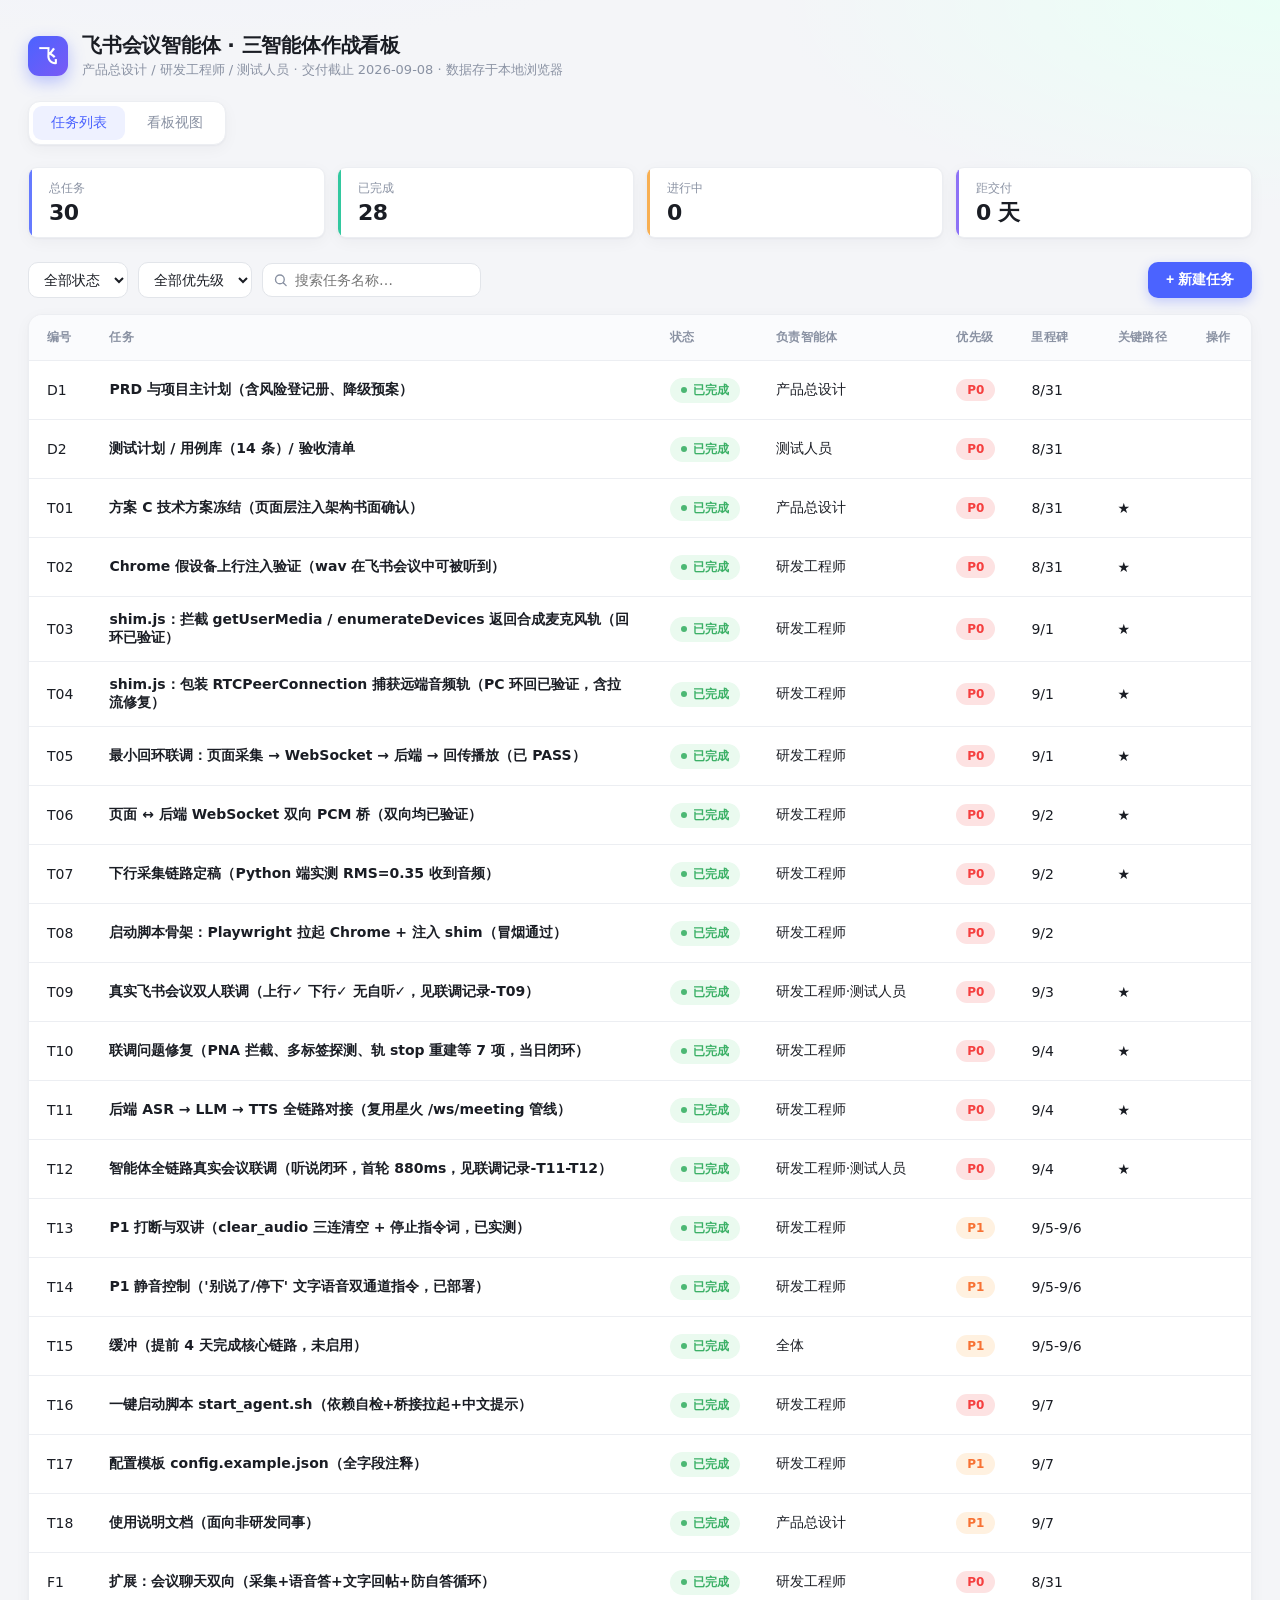
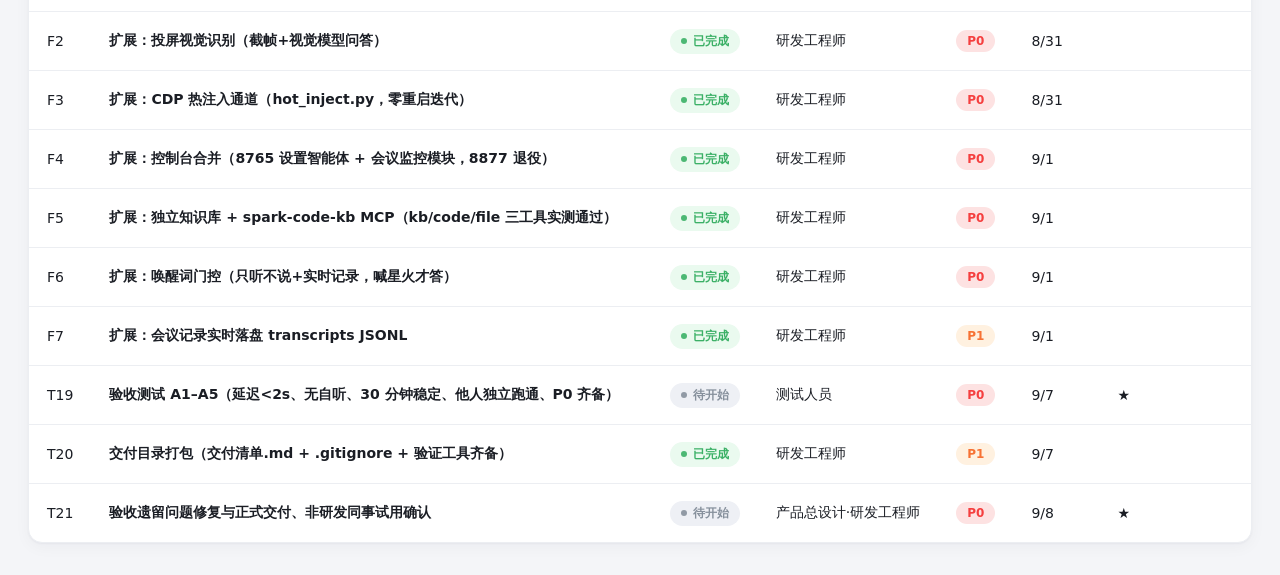
<file: 进度看板.html>
<!-- 飞书会议语音智能体 · 三智能体作战看板 | 交付截止 2026-09-08 -->
<!DOCTYPE html>
<html lang="zh">
<head>
<meta charset="UTF-8" />
<meta name="viewport" content="width=device-width, initial-scale=1.0" />
<title>飞书会议智能体 · 作战看板</title>
<style>
  :root {
    --bg: #f4f5f8;
    --surface: #ffffff;
    --border: #eceef2;
    --border-strong: #e2e5ea;
    --text: #1a1d24;
    --text-soft: #8a92a3;
    --accent: #4b63ff;
    --accent-soft: #eef1ff;
    --danger: #f5455c;
    --danger-soft: #fff0f2;
    --radius: 14px;
    --radius-sm: 9px;
    --shadow: 0 1px 2px rgba(20, 24, 40, .04), 0 4px 16px rgba(20, 24, 40, .04);
    --shadow-lift: 0 6px 24px rgba(20, 24, 40, .10);
    --font: -apple-system, "PingFang SC", "Microsoft YaHei", system-ui, sans-serif;
  }
  * { box-sizing: border-box; margin: 0; padding: 0; }
  body {
    background:
      radial-gradient(1200px 480px at 15% -10%, #eef1ff 0%, transparent 55%),
      radial-gradient(1000px 420px at 100% 0%, #eafff6 0%, transparent 50%),
      var(--bg);
    color: var(--text); font-family: var(--font); font-size: 14px; padding: 32px 28px; min-height: 100vh;
    -webkit-font-smoothing: antialiased;
  }
  .wrap { max-width: 1440px; margin: 0 auto; }

  .page-head { display: flex; align-items: center; gap: 14px; margin-bottom: 22px; }
  .page-head .logo { width: 40px; height: 40px; border-radius: 11px; background: linear-gradient(135deg, var(--accent), #7a5af5); display: grid; place-items: center; color: #fff; font-weight: 700; font-size: 18px; box-shadow: 0 6px 16px rgba(75, 99, 255, .35); }
  .page-head h1 { font-size: 20px; font-weight: 700; letter-spacing: -.01em; }
  .page-head p { color: var(--text-soft); font-size: 13px; margin-top: 2px; }

  .tabs { display: inline-flex; gap: 4px; background: var(--surface); border: 1px solid var(--border); border-radius: 12px; padding: 4px; margin-bottom: 22px; box-shadow: var(--shadow); }
  .tab { padding: 8px 18px; cursor: pointer; color: var(--text-soft); font-weight: 500; border-radius: 9px; transition: all .18s ease; }
  .tab:hover { color: var(--text); }
  .tab.active { color: var(--accent); background: var(--accent-soft); }

  .stats { display: grid; grid-template-columns: repeat(4, 1fr); gap: 12px; margin-bottom: 24px; }
  .stat { position: relative; background: var(--surface); border: 1px solid var(--border); border-radius: var(--radius-sm); padding: 12px 18px 12px 20px; box-shadow: var(--shadow); overflow: hidden; transition: transform .18s ease, box-shadow .18s ease; }
  .stat:hover { transform: translateY(-2px); box-shadow: var(--shadow-lift); }
  .stat::before { content: ""; position: absolute; left: 0; top: 0; bottom: 0; width: 3px; background: var(--accent); opacity: .85; }
  .stat:nth-child(2)::before { background: #0fbf8f; }
  .stat:nth-child(3)::before { background: #f7a234; }
  .stat:nth-child(4)::before { background: #7a5af5; }
  .stat .label { color: var(--text-soft); font-size: 12px; margin-bottom: 4px; }
  .stat .value { font-size: 22px; font-weight: 700; letter-spacing: -.02em; line-height: 1.1; }

  .toolbar { display: flex; align-items: center; gap: 10px; margin-bottom: 16px; }
  .btn { background: var(--accent); color: #fff; border: none; border-radius: 10px; padding: 9px 18px; font-size: 14px; cursor: pointer; font-weight: 600; box-shadow: 0 4px 12px rgba(75, 99, 255, .28); transition: transform .12s ease, box-shadow .18s ease, filter .18s ease; }
  .btn:hover { filter: brightness(1.05); box-shadow: 0 6px 18px rgba(75, 99, 255, .36); }
  .btn:active { transform: translateY(1px); }
  .btn.ghost { background: var(--surface); color: var(--text-soft); border: 1px solid var(--border-strong); box-shadow: none; font-weight: 500; }
  .btn.ghost:hover { color: var(--text); filter: none; }
  .spacer { flex: 1; }
  .search-box { position: relative; }
  .search-box svg { position: absolute; left: 11px; top: 50%; transform: translateY(-50%); color: var(--text-soft); pointer-events: none; }
  .search-box input { padding-left: 32px; }
  input, select { font-family: var(--font); font-size: 14px; border: 1px solid var(--border-strong); border-radius: 10px; padding: 8px 11px; background: var(--surface); color: var(--text); outline: none; transition: border-color .15s ease, box-shadow .15s ease; }
  input:focus, select:focus { border-color: var(--accent); box-shadow: 0 0 0 3px var(--accent-soft); }

  .card { background: var(--surface); border: 1px solid var(--border); border-radius: var(--radius); box-shadow: var(--shadow); overflow: hidden; }
  table { width: 100%; border-collapse: collapse; }
  th, td { text-align: left; padding: 14px 18px; border-bottom: 1px solid var(--border); white-space: nowrap; }
  thead th { background: #fafbfd; color: var(--text-soft); font-weight: 600; font-size: 12px; letter-spacing: .03em; text-transform: uppercase; }
  tbody tr { transition: background .12s ease; }
  tbody tr:last-child td { border-bottom: none; }
  tbody tr:hover { background: var(--accent-soft); }
  td.name { font-weight: 600; cursor: pointer; white-space: normal; min-width: 260px; }
  td.name:hover { color: var(--accent); }
  .badge { display: inline-flex; align-items: center; gap: 6px; padding: 4px 11px; border-radius: 999px; font-size: 12px; font-weight: 600; }
  .badge .dot { width: 6px; height: 6px; border-radius: 50%; background: currentColor; opacity: .9; }
  .col-actions { width: 56px; text-align: center; }
  .icon-btn { display: inline-grid; place-items: center; width: 30px; height: 30px; border-radius: 8px; border: none; background: transparent; color: var(--text-soft); cursor: pointer; opacity: 0; transition: all .15s ease; }
  tbody tr:hover .icon-btn { opacity: 1; }
  .icon-btn:hover { background: var(--danger-soft); color: var(--danger); }

  .board { display: grid; grid-auto-flow: column; grid-auto-columns: minmax(280px, 1fr); gap: 16px; overflow-x: auto; padding-bottom: 8px; }
  .col { background: rgba(255,255,255,.7); border: 1px solid var(--border); border-radius: var(--radius); padding: 14px; backdrop-filter: blur(4px); }
  .col h3 { font-size: 14px; font-weight: 600; margin-bottom: 14px; display: flex; justify-content: space-between; align-items: center; }
  .col h3 .count { color: var(--text-soft); font-weight: 500; background: var(--bg); border-radius: 999px; padding: 1px 9px; font-size: 12px; }
  .col-body { min-height: 40px; display: flex; flex-direction: column; gap: 10px; }
  .ticket { position: relative; border: 1px solid var(--border); border-radius: var(--radius-sm); padding: 13px 14px; cursor: grab; background: var(--surface); box-shadow: var(--shadow); transition: transform .12s ease, box-shadow .18s ease; }
  .ticket:hover { transform: translateY(-2px); box-shadow: var(--shadow-lift); }
  .ticket.dragging { opacity: .4; }
  .ticket .t-name { font-weight: 600; margin-bottom: 10px; padding-right: 22px; }
  .ticket .t-meta { display: flex; gap: 8px; flex-wrap: wrap; align-items: center; color: var(--text-soft); font-size: 12px; }
  .ticket .t-del { position: absolute; top: 8px; right: 8px; }
  .ticket:hover .t-del { opacity: 1; }
  .col.drop-hover { outline: 2px dashed var(--accent); outline-offset: -2px; background: var(--accent-soft); }

  .hidden { display: none; }

  .overlay { position: fixed; inset: 0; background: rgba(20, 24, 40, .34); backdrop-filter: blur(3px); display: flex; align-items: center; justify-content: center; animation: fade .16s ease; }
  @keyframes fade { from { opacity: 0; } }
  .modal { background: var(--surface); border-radius: 18px; padding: 26px; width: 440px; max-width: 90vw; box-shadow: 0 24px 60px rgba(20, 24, 40, .28); animation: pop .18s cubic-bezier(.2,.8,.3,1); }
  @keyframes pop { from { transform: translateY(8px) scale(.98); opacity: 0; } }
  .modal h2 { font-size: 18px; font-weight: 700; margin-bottom: 4px; }
  .modal .sub { color: var(--text-soft); font-size: 13px; margin-bottom: 20px; }
  .field { margin-bottom: 14px; }
  .field label { display: block; color: var(--text-soft); font-size: 13px; margin-bottom: 6px; }
  .field input, .field select { width: 100%; }
  .modal-actions { display: flex; align-items: center; gap: 8px; margin-top: 22px; }
  .btn.danger { background: var(--danger); box-shadow: 0 4px 12px rgba(245, 69, 92, .28); }
  .link-danger { color: var(--danger); cursor: pointer; background: none; border: none; font-size: 14px; font-weight: 500; padding: 8px 10px; border-radius: 8px; }
  .link-danger:hover { background: var(--danger-soft); }
</style>
</head>
<body>
<div class="wrap">
  <div class="page-head">
    <div class="logo">飞</div>
    <div>
      <h1>飞书会议智能体 · 三智能体作战看板</h1>
      <p>产品总设计 / 研发工程师 / 测试人员 · 交付截止 2026-09-08 · 数据存于本地浏览器</p>
    </div>
  </div>

  <div class="tabs">
    <div class="tab active" data-view="table">任务列表</div>
    <div class="tab" data-view="board">看板视图</div>
  </div>

  <div class="stats" id="stats"></div>

  <div class="toolbar">
    <select id="filter-status"><option value="">全部状态</option></select>
    <select id="filter-priority"><option value="">全部优先级</option></select>
    <div class="search-box">
      <svg width="15" height="15" viewBox="0 0 24 24" fill="none" stroke="currentColor" stroke-width="2.2" stroke-linecap="round"><circle cx="11" cy="11" r="7"/><line x1="21" y1="21" x2="16.5" y2="16.5"/></svg>
      <input id="search" placeholder="搜索任务名称…" />
    </div>
    <div class="spacer"></div>
    <button class="btn" id="btn-new">+ 新建任务</button>
  </div>

  <div class="card" id="view-table">
    <table>
      <thead><tr id="thead-row"></tr></thead>
      <tbody id="tbody"></tbody>
    </table>
  </div>

  <div class="board hidden" id="view-board"></div>
</div>

<script>
const CONFIG = {
  storageKey: "xinghuo-feishu-agent-v7",

  statuses: [
    { key: "todo",   label: "待开始", color: "#eef0f5", text: "#86909c" },
    { key: "doing",  label: "进行中", color: "#fff7e6", text: "#f7a234" },
    { key: "verify", label: "联调中", color: "#eef1ff", text: "#4b63ff" },
    { key: "done",   label: "已完成", color: "#eafaef", text: "#3bb066" },
  ],

  priorities: [
    { key: "P0", color: "#fde2e2", text: "#f53f3f" },
    { key: "P1", color: "#fff1e0", text: "#f77234" },
    { key: "P2", color: "#f0eafe", text: "#7a5af5" },
  ],

  columns: [
    { key: "tid",      label: "编号" },
    { key: "name",     label: "任务" },
    { key: "status",   label: "状态",   type: "status" },
    { key: "owner",    label: "负责智能体" },
    { key: "priority", label: "优先级", type: "priority" },
    { key: "line",     label: "里程碑" },
    { key: "path",     label: "关键路径" },
  ],

  seed: [
    { id: 1,  tid: "D1",  name: "PRD 与项目主计划（含风险登记册、降级预案）", status: "done",  owner: "产品总设计", priority: "P0", line: "8/31", path: "" },
    { id: 2,  tid: "D2",  name: "测试计划 / 用例库（14 条）/ 验收清单", status: "done",  owner: "测试人员", priority: "P0", line: "8/31", path: "" },
    { id: 3,  tid: "T01", name: "方案 C 技术方案冻结（页面层注入架构书面确认）", status: "done",  owner: "产品总设计", priority: "P0", line: "8/31", path: "★" },
    { id: 4,  tid: "T02", name: "Chrome 假设备上行注入验证（wav 在飞书会议中可被听到）", status: "done",  owner: "研发工程师", priority: "P0", line: "8/31", path: "★" },
    { id: 5,  tid: "T03", name: "shim.js：拦截 getUserMedia / enumerateDevices 返回合成麦克风轨（回环已验证）", status: "done", owner: "研发工程师", priority: "P0", line: "9/1", path: "★" },
    { id: 6,  tid: "T04", name: "shim.js：包装 RTCPeerConnection 捕获远端音频轨（PC 环回已验证，含拉流修复）", status: "done", owner: "研发工程师", priority: "P0", line: "9/1", path: "★" },
    { id: 7,  tid: "T05", name: "最小回环联调：页面采集 → WebSocket → 后端 → 回传播放（已 PASS）", status: "done",  owner: "研发工程师", priority: "P0", line: "9/1", path: "★" },
    { id: 8,  tid: "T06", name: "页面 ↔ 后端 WebSocket 双向 PCM 桥（双向均已验证）", status: "done", owner: "研发工程师", priority: "P0", line: "9/2", path: "★" },
    { id: 9,  tid: "T07", name: "下行采集链路定稿（Python 端实测 RMS=0.35 收到音频）", status: "done", owner: "研发工程师", priority: "P0", line: "9/2", path: "★" },
    { id: 10, tid: "T08", name: "启动脚本骨架：Playwright 拉起 Chrome + 注入 shim（冒烟通过）", status: "done", owner: "研发工程师", priority: "P0", line: "9/2", path: "" },
    { id: 11, tid: "T09", name: "真实飞书会议双人联调（上行✓ 下行✓ 无自听✓，见联调记录-T09）", status: "done",  owner: "研发工程师·测试人员", priority: "P0", line: "9/3", path: "★" },
    { id: 12, tid: "T10", name: "联调问题修复（PNA 拦截、多标签探测、轨 stop 重建等 7 项，当日闭环）", status: "done",  owner: "研发工程师", priority: "P0", line: "9/4", path: "★" },
    { id: 13, tid: "T11", name: "后端 ASR → LLM → TTS 全链路对接（复用星火 /ws/meeting 管线）", status: "done",  owner: "研发工程师", priority: "P0", line: "9/4", path: "★" },
    { id: 14, tid: "T12", name: "智能体全链路真实会议联调（听说闭环，首轮 880ms，见联调记录-T11-T12）", status: "done",  owner: "研发工程师·测试人员", priority: "P0", line: "9/4", path: "★" },
    { id: 15, tid: "T13", name: "P1 打断与双讲（clear_audio 三连清空 + 停止指令词，已实测）", status: "done",  owner: "研发工程师", priority: "P1", line: "9/5-9/6", path: "" },
    { id: 16, tid: "T14", name: "P1 静音控制（'别说了/停下' 文字语音双通道指令，已部署）", status: "done",  owner: "研发工程师", priority: "P1", line: "9/5-9/6", path: "" },
    { id: 17, tid: "T15", name: "缓冲（提前 4 天完成核心链路，未启用）", status: "done",  owner: "全体", priority: "P1", line: "9/5-9/6", path: "" },
    { id: 18, tid: "T16", name: "一键启动脚本 start_agent.sh（依赖自检+桥接拉起+中文提示）", status: "done",  owner: "研发工程师", priority: "P0", line: "9/7", path: "" },
    { id: 19, tid: "T17", name: "配置模板 config.example.json（全字段注释）", status: "done",  owner: "研发工程师", priority: "P1", line: "9/7", path: "" },
    { id: 20, tid: "T18", name: "使用说明文档（面向非研发同事）", status: "done",  owner: "产品总设计", priority: "P1", line: "9/7", path: "" },
    { id: 24, tid: "F1",  name: "扩展：会议聊天双向（采集+语音答+文字回帖+防自答循环）", status: "done",  owner: "研发工程师", priority: "P0", line: "8/31", path: "" },
    { id: 25, tid: "F2",  name: "扩展：投屏视觉识别（截帧+视觉模型问答）", status: "done",  owner: "研发工程师", priority: "P0", line: "8/31", path: "" },
    { id: 26, tid: "F3",  name: "扩展：CDP 热注入通道（hot_inject.py，零重启迭代）", status: "done",  owner: "研发工程师", priority: "P0", line: "8/31", path: "" },
    { id: 27, tid: "F4",  name: "扩展：控制台合并（8765 设置智能体 + 会议监控模块，8877 退役）", status: "done",  owner: "研发工程师", priority: "P0", line: "9/1", path: "" },
    { id: 28, tid: "F5",  name: "扩展：独立知识库 + spark-code-kb MCP（kb/code/file 三工具实测通过）", status: "done",  owner: "研发工程师", priority: "P0", line: "9/1", path: "" },
    { id: 29, tid: "F6",  name: "扩展：唤醒词门控（只听不说+实时记录，喊星火才答）", status: "done",  owner: "研发工程师", priority: "P0", line: "9/1", path: "" },
    { id: 30, tid: "F7",  name: "扩展：会议记录实时落盘 transcripts JSONL", status: "done",  owner: "研发工程师", priority: "P1", line: "9/1", path: "" },
    { id: 21, tid: "T19", name: "验收测试 A1–A5（延迟<2s、无自听、30 分钟稳定、他人独立跑通、P0 齐备）", status: "todo",  owner: "测试人员", priority: "P0", line: "9/7", path: "★" },
    { id: 22, tid: "T20", name: "交付目录打包（交付清单.md + .gitignore + 验证工具齐备）", status: "done",  owner: "研发工程师", priority: "P1", line: "9/7", path: "" },
    { id: 23, tid: "T21", name: "验收遗留问题修复与正式交付、非研发同事试用确认", status: "todo",  owner: "产品总设计·研发工程师", priority: "P0", line: "9/8", path: "★" },
  ],

  stats: [
    { label: "总任务",   calc: items => items.length },
    { label: "已完成",   calc: items => items.filter(i => i.status === "done").length },
    { label: "进行中",   calc: items => items.filter(i => i.status === "doing" || i.status === "verify").length },
    { label: "距交付",   calc: () => Math.max(0, Math.ceil((new Date("2026-09-08T23:59:59") - Date.now()) / 86400000)) + " 天" },
  ],
};

/* ============ 引擎部分（无需修改） ============ */
const store = {
  load() {
    const raw = localStorage.getItem(CONFIG.storageKey);
    if (raw) { try { return JSON.parse(raw); } catch (e) {} }
    return structuredClone(CONFIG.seed);
  },
  save(items) { localStorage.setItem(CONFIG.storageKey, JSON.stringify(items)); },
};

let items = store.load();
let currentView = "table";

const $ = sel => document.querySelector(sel);
const statusOf = k => CONFIG.statuses.find(s => s.key === k) || { label: k, color: "#eee", text: "#333" };
const prioOf = k => CONFIG.priorities.find(p => p.key === k) || { key: k, color: "#eee", text: "#333" };

function filtered() {
  const s = $("#filter-status").value, p = $("#filter-priority").value, q = $("#search").value.trim().toLowerCase();
  return items.filter(i =>
    (!s || i.status === s) && (!p || i.priority === p) && (!q || (i.name || "").toLowerCase().includes(q))
  );
}

function renderStats() {
  $("#stats").innerHTML = CONFIG.stats.map(s =>
    `<div class="stat"><div class="label">${s.label}</div><div class="value">${s.calc(items)}</div></div>`
  ).join("");
}

function cell(item, col) {
  const v = item[col.key] ?? "";
  if (col.type === "status") { const s = statusOf(v); return `<span class="badge" style="background:${s.color};color:${s.text}"><span class="dot"></span>${s.label}</span>`; }
  if (col.type === "priority") { const p = prioOf(v); return `<span class="badge" style="background:${p.color};color:${p.text}">${p.key}</span>`; }
  return v;
}

const TRASH_SVG = `<svg width="16" height="16" viewBox="0 0 24 24" fill="none" stroke="currentColor" stroke-width="2" stroke-linecap="round" stroke-linejoin="round"><path d="M3 6h18"/><path d="M8 6V4h8v2"/><path d="M6 6l1 14h10l1-14"/><line x1="10" y1="10" x2="10" y2="17"/><line x1="14" y1="10" x2="14" y2="17"/></svg>`;

function renderTable() {
  $("#thead-row").innerHTML = CONFIG.columns.map(c => `<th>${c.label}</th>`).join("") + `<th class="col-actions">操作</th>`;
  $("#tbody").innerHTML = filtered().map(item =>
    `<tr data-id="${item.id}">` +
    CONFIG.columns.map(c => `<td class="${c.key === "name" ? "name" : ""}">${cell(item, c)}</td>`).join("") +
    `<td class="col-actions"><button class="icon-btn js-del" title="删除">${TRASH_SVG}</button></td>` +
    `</tr>`
  ).join("");
  $("#tbody").querySelectorAll("td.name").forEach(td =>
    td.onclick = () => openModal(items.find(i => i.id == td.parentElement.dataset.id)));
  $("#tbody").querySelectorAll(".js-del").forEach(btn =>
    btn.onclick = e => { e.stopPropagation(); confirmDelete(items.find(i => i.id == btn.closest("tr").dataset.id)); });
}

function renderBoard() {
  const data = filtered();
  $("#view-board").innerHTML = CONFIG.statuses.map(s => {
    const list = data.filter(i => i.status === s.key);
    return `<div class="col" data-status="${s.key}">
      <h3>${s.label}<span class="count">${list.length}</span></h3>
      <div class="col-body">${list.map(ticketHTML).join("")}</div>
    </div>`;
  }).join("");
  wireDnD();
}

function ticketHTML(item) {
  const p = prioOf(item.priority);
  return `<div class="ticket" draggable="true" data-id="${item.id}">
    <button class="icon-btn js-del t-del" title="删除">${TRASH_SVG}</button>
    <div class="t-name">${item.tid ? item.tid + " · " : ""}${item.name}</div>
    <div class="t-meta">
      <span class="badge" style="background:${p.color};color:${p.text}">${p.key}</span>
      <span>${item.owner || "暂无"}</span>
      <span>${item.line || ""}</span>
    </div></div>`;
}

function wireDnD() {
  let dragId = null;
  $("#view-board").querySelectorAll(".ticket").forEach(t => {
    t.ondragstart = () => { dragId = t.dataset.id; t.classList.add("dragging"); };
    t.ondragend = () => t.classList.remove("dragging");
    t.onclick = () => openModal(items.find(i => i.id == t.dataset.id));
  });
  $("#view-board").querySelectorAll(".js-del").forEach(btn =>
    btn.onclick = e => { e.stopPropagation(); confirmDelete(items.find(i => i.id == btn.closest(".ticket").dataset.id)); });
  $("#view-board").querySelectorAll(".col").forEach(col => {
    col.ondragover = e => { e.preventDefault(); col.classList.add("drop-hover"); };
    col.ondragleave = () => col.classList.remove("drop-hover");
    col.ondrop = () => {
      col.classList.remove("drop-hover");
      const item = items.find(i => i.id == dragId);
      if (item) { item.status = col.dataset.status; persist(); }
    };
  });
}

function render() {
  renderStats();
  $("#view-table").classList.toggle("hidden", currentView !== "table");
  $("#view-board").classList.toggle("hidden", currentView !== "board");
  currentView === "table" ? renderTable() : renderBoard();
}
function persist() { store.save(items); render(); }

function openModal(item) {
  const editing = !!item;
  const d = item || { id: Date.now(), tid: "", name: "", status: CONFIG.statuses[0].key, owner: "", priority: CONFIG.priorities.at(-1).key, line: "", path: "" };
  const opts = (arr, sel, lab = x => x.label || x.key, val = x => x.key) =>
    arr.map(x => `<option value="${val(x)}" ${val(x) === sel ? "selected" : ""}>${lab(x)}</option>`).join("");
  const overlay = document.createElement("div");
  overlay.className = "overlay";
  overlay.innerHTML = `<div class="modal">
    <h2>${editing ? "编辑任务" : "新建任务"}</h2>
    <div class="sub">${editing ? "修改后点击保存生效" : "填写信息创建一条新任务"}</div>
    <div class="field"><label>任务名称</label><input id="m-name" value="${d.name}" placeholder="输入任务名称" /></div>
    <div class="field"><label>负责智能体</label><input id="m-owner" value="${d.owner}" placeholder="产品总设计 / 研发工程师 / 测试人员" /></div>
    <div class="field"><label>里程碑日期</label><input id="m-line" value="${d.line || ""}" placeholder="如 9/3" /></div>
    <div class="field"><label>状态</label><select id="m-status">${opts(CONFIG.statuses, d.status)}</select></div>
    <div class="field"><label>优先级</label><select id="m-priority">${opts(CONFIG.priorities, d.priority)}</select></div>
    <div class="modal-actions">
      ${editing ? '<button class="link-danger" id="m-del">删除</button>' : ""}
      <div class="spacer"></div>
      <button class="btn ghost" id="m-cancel">取消</button>
      <button class="btn" id="m-save">保存</button>
    </div></div>`;
  document.body.appendChild(overlay);
  const close = () => overlay.remove();
  overlay.onclick = e => { if (e.target === overlay) close(); };
  overlay.querySelector("#m-cancel").onclick = close;
  overlay.querySelector("#m-save").onclick = () => {
    d.name = overlay.querySelector("#m-name").value.trim() || "未命名";
    d.owner = overlay.querySelector("#m-owner").value.trim();
    d.line = overlay.querySelector("#m-line").value.trim();
    d.status = overlay.querySelector("#m-status").value;
    d.priority = overlay.querySelector("#m-priority").value;
    if (!editing) items.unshift(d);
    persist(); close();
  };
  if (editing) overlay.querySelector("#m-del").onclick = () => { close(); confirmDelete(d); };
}

function confirmDelete(item) {
  if (!item) return;
  const overlay = document.createElement("div");
  overlay.className = "overlay";
  overlay.innerHTML = `<div class="modal" style="width:380px">
    <h2>删除任务</h2>
    <div class="sub">确定删除「${item.name}」？此操作不可撤销。</div>
    <div class="modal-actions">
      <div class="spacer"></div>
      <button class="btn ghost" id="c-cancel">取消</button>
      <button class="btn danger" id="c-ok">删除</button>
    </div></div>`;
  document.body.appendChild(overlay);
  const close = () => overlay.remove();
  overlay.onclick = e => { if (e.target === overlay) close(); };
  overlay.querySelector("#c-cancel").onclick = close;
  overlay.querySelector("#c-ok").onclick = () => { items = items.filter(i => i.id !== item.id); persist(); close(); };
}

function initFilters() {
  $("#filter-status").insertAdjacentHTML("beforeend", CONFIG.statuses.map(s => `<option value="${s.key}">${s.label}</option>`).join(""));
  $("#filter-priority").insertAdjacentHTML("beforeend", CONFIG.priorities.map(p => `<option value="${p.key}">${p.key}</option>`).join(""));
}
document.querySelectorAll(".tab").forEach(tab =>
  tab.onclick = () => {
    document.querySelectorAll(".tab").forEach(t => t.classList.remove("active"));
    tab.classList.add("active");
    currentView = tab.dataset.view;
    render();
  });
["#filter-status", "#filter-priority", "#search"].forEach(sel => $(sel).oninput = render);
$("#btn-new").onclick = () => openModal(null);

initFilters();
render();
</script>
</body>
</html>
</file>
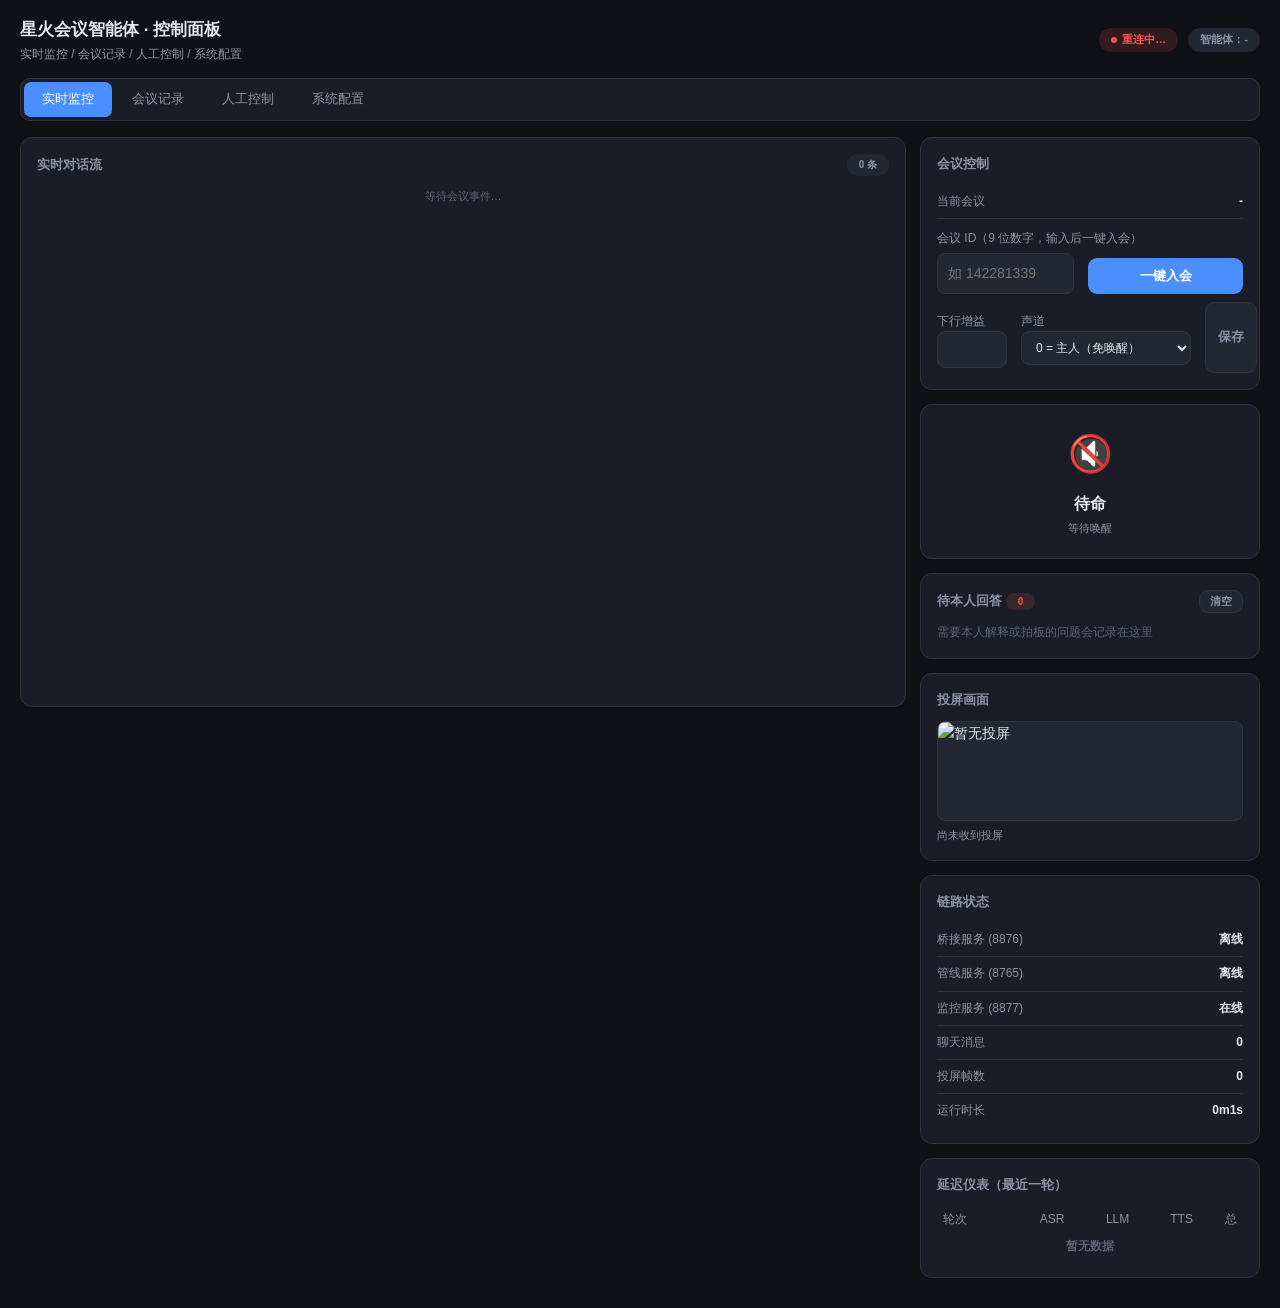
<file: 02-研发实现/monitor.html>
<!DOCTYPE html>
<html lang="zh-CN">
<head>
<meta charset="UTF-8">
<meta name="viewport" content="width=device-width, initial-scale=1">
<title>星火智能体 · 控制面板</title>
<style>
  :root {
    --bg:#0f1117; --surface:#1a1d27; --surface2:#232733; --border:#2e3340;
    --text:#e4e7ef; --soft:#8b92a5; --dim:#5c6275;
    --accent:#4b8fff; --accent2:#6c5dd3; --green:#2dd4a0; --red:#f0564b;
    --orange:#ffa42d; --purple:#9d7aff; --blue:#3ab0ff;
  }
  * { box-sizing:border-box; margin:0; padding:0; }
  body { background:var(--bg); color:var(--text); font:14px/1.6 -apple-system,"PingFang SC","SF Pro SC",sans-serif; }
  .app { max-width:1280px; margin:0 auto; padding:16px 20px; }

  /* ---- header ---- */
  header { display:flex; align-items:center; justify-content:space-between; margin-bottom:14px; }
  header h1 { font-size:17px; font-weight:700; }
  header .sub { font-size:12px; color:var(--soft); margin-top:2px; }
  .header-right { display:flex; gap:10px; align-items:center; }
  .pill { padding:3px 12px; border-radius:999px; font-size:11px; font-weight:600; background:var(--surface2); color:var(--soft); white-space:nowrap; }
  .pill.on { background:rgba(45,212,160,.15); color:var(--green); }
  .pill.speaking { background:rgba(45,212,160,.15); color:var(--green); }
  .pill.thinking { background:rgba(255,164,45,.15); color:var(--orange); }
  .pill.err { background:rgba(240,86,75,.15); color:var(--red); }
  .dot { display:inline-block; width:6px; height:6px; border-radius:50%; margin-right:5px; }
  .dot.green { background:var(--green); } .dot.red { background:var(--red); }
  .dot.gray { background:var(--dim); } .dot.orange { background:var(--orange); }

  /* ---- tabs ---- */
  .tabs { display:flex; gap:2px; background:var(--surface); border:1px solid var(--border); border-radius:10px; padding:3px; margin-bottom:16px; }
  .tab { padding:7px 18px; border-radius:7px; cursor:pointer; color:var(--soft); font-weight:500; font-size:13px; transition:.15s; }
  .tab:hover { color:var(--text); }
  .tab.active { color:#fff; background:var(--accent); }

  /* ---- layout ---- */
  .card { background:var(--surface); border:1px solid var(--border); border-radius:12px; padding:16px; margin-bottom:14px; }
  .card-title { font-size:13px; font-weight:700; color:var(--soft); margin-bottom:10px; display:flex; align-items:center; justify-content:space-between; }
  .grid2 { display:grid; grid-template-columns: 1fr 340px; gap:14px; }
  .grid3 { display:grid; grid-template-columns: 1fr 1fr 1fr; gap:14px; }
  @media(max-width:860px){ .grid2,.grid3{grid-template-columns:1fr;} }

  /* ---- transcript stream ---- */
  #stream { height:56vh; overflow-y:auto; display:flex; flex-direction:column; gap:6px; }
  #stream::-webkit-scrollbar { width:4px; }
  #stream::-webkit-scrollbar-thumb { background:var(--border); border-radius:2px; }
  .msg { padding:8px 12px; border-radius:10px; background:var(--surface2); font-size:13px; }
  .msg .who { font-size:11px; font-weight:700; margin-bottom:2px; opacity:.7; }
  .msg .ts { font-size:10px; color:var(--dim); margin-left:6px; }
  .msg.partial { opacity:.5; font-style:italic; }
  .msg.agent { background:rgba(45,212,160,.1); border-left:2px solid var(--green); }
  .msg.agent .who { color:var(--green); }
  .msg.me { background:rgba(58,176,255,.1); border-left:2px solid var(--blue); }
  .msg.me .who { color:var(--blue); }
  .msg.chat { background:rgba(157,122,255,.1); border-left:2px solid var(--purple); }
  .msg.chat .who { color:var(--purple); }
  .msg.ctrl { background:rgba(255,164,45,.08); border-left:2px solid var(--orange); }
  .msg.ctrl .who { color:var(--orange); }
  .msg.sys { background:transparent; color:var(--dim); text-align:center; font-size:11px; padding:2px; }

  /* ---- screen ---- */
  #screenShot { width:100%; border-radius:8px; border:1px solid var(--border); display:block; background:var(--surface2); min-height:120px; object-fit:contain; }

  /* ---- status ---- */
  .kv { display:flex; justify-content:space-between; align-items:center; padding:7px 0; border-bottom:1px solid var(--border); font-size:12px; }
  .kv:last-child { border-bottom:none; }
  .kv .k { color:var(--soft); }
  .kv .v { font-weight:600; }

  /* ---- agent state big card ---- */
  .agent-card { text-align:center; padding:20px; }
  .agent-icon { font-size:36px; margin-bottom:8px; }
  .agent-state-text { font-size:16px; font-weight:700; }
  .agent-detail { font-size:11px; color:var(--soft); margin-top:4px; }

  /* ---- metrics ---- */
  .metrics { width:100%; font-size:12px; border-collapse:collapse; }
  .metrics th { color:var(--soft); font-weight:500; padding:4px 6px; text-align:right; }
  .metrics td { padding:4px 6px; text-align:right; font-weight:600; }
  .metrics td:first-child, .metrics th:first-child { text-align:left; }

  /* ---- forms ---- */
  label { display:block; font-size:12px; color:var(--soft); margin:10px 0 5px; }
  input[type=text], input[type=password], input[type=number], select, textarea {
    width:100%; border:1px solid var(--border); border-radius:8px; padding:8px 10px;
    font:inherit; background:var(--surface2); color:var(--text); }
  input[type=text]:focus, input[type=password]:focus, textarea:focus, select:focus {
    outline:none; border-color:var(--accent); }
  textarea { min-height:80px; resize:vertical; }
  .row { display:flex; gap:14px; }
  .row > * { flex:1; }
  .check { display:inline-flex; align-items:center; gap:6px; color:var(--text); font-size:12px; cursor:pointer; }
  .check input { width:16px; height:16px; accent-color:var(--accent); }
  .btn {
    background:var(--accent); color:#fff; border:none; border-radius:9px;
    padding:9px 20px; font-weight:600; cursor:pointer; font-size:13px; transition:.15s; }
  .btn:hover { filter:brightness(1.1); }
  .btn.ghost { background:var(--surface2); color:var(--soft); border:1px solid var(--border); }
  .btn.danger { background:var(--red); }
  .btn.warn { background:var(--orange); color:#1a1d27; }
  .btn:disabled { opacity:.4; cursor:not-allowed; }
  .btn-row { display:flex; gap:10px; margin-top:14px; flex-wrap:wrap; }
  .save-msg { font-size:11px; color:var(--green); margin-left:8px; }

  /* ---- control panel ---- */
  .control-group { margin-bottom:18px; }
  .control-group .label { font-size:12px; color:var(--soft); margin-bottom:6px; }
  .big-input { font-size:14px; padding:12px; }
  .control-hint { font-size:11px; color:var(--dim); margin-top:4px; }

  /* ---- records ---- */
  .date-list { display:flex; gap:6px; flex-wrap:wrap; margin-bottom:12px; }
  .date-chip { padding:5px 12px; border-radius:8px; background:var(--surface2); color:var(--soft);
    font-size:12px; cursor:pointer; border:1px solid var(--border); transition:.15s; }
  .date-chip:hover { color:var(--text); }
  .date-chip.active { background:var(--accent); color:#fff; border-color:var(--accent); }
  #recordStream { max-height:56vh; overflow-y:auto; }
  #recordStream::-webkit-scrollbar { width:4px; }
  #recordStream::-webkit-scrollbar-thumb { background:var(--border); border-radius:2px; }
  .empty { text-align:center; color:var(--dim); padding:40px; font-size:13px; }

  /* ---- hidden ---- */
  .hidden { display:none; }
</style>
</head>
<body>
<div class="app">
  <header>
    <div>
      <h1>星火会议智能体 · 控制面板</h1>
      <div class="sub">实时监控 / 会议记录 / 人工控制 / 系统配置</div>
    </div>
    <div class="header-right">
      <span id="conn" class="pill"><span class="dot gray"></span>未连接</span>
      <span id="agentState" class="pill">智能体：-</span>
    </div>
  </header>

  <div class="tabs">
    <div class="tab active" data-v="monitor">实时监控</div>
    <div class="tab" data-v="records">会议记录</div>
    <div class="tab" data-v="control">人工控制</div>
    <div class="tab" data-v="config">系统配置</div>
  </div>

  <!-- ========== Tab 1: 实时监控 ========== -->
  <div id="v-monitor">
    <div class="grid2">
      <div>
        <div class="card">
          <div class="card-title">
            <span>实时对话流</span>
            <span id="msgCount" class="pill" style="font-size:10px">0 条</span>
          </div>
          <div id="stream"><div class="msg sys">等待会议事件…</div></div>
        </div>
      </div>
      <div>
        <div class="card">
          <div class="card-title">会议控制</div>
          <div class="kv"><span class="k">当前会议</span><span class="v"><span id="curMeeting">-</span>
            <span id="meetingState" class="pill" style="font-size:10px;display:none;margin-left:6px"></span></span></div>
          <label style="margin-top:10px">会议 ID（9 位数字，输入后一键入会）</label>
          <div class="row" style="align-items:flex-end">
            <input type="text" id="joinMeetingId" placeholder="如 142281339" style="flex:1">
            <button class="btn" id="btnJoin" style="margin-top:0;white-space:nowrap">一键入会</button>
          </div>
          <div id="joinMsg" class="save-msg"></div>
          <div class="row" style="margin-top:8px">
            <label>下行增益<input type="text" id="cfgGain" style="width:70px"></label>
            <label>声道<select id="cfgChannel" style="width:170px">
              <option value="0">0 = 主人（免唤醒）</option>
              <option value="1">1 = 会议（点名仲裁）</option>
            </select></label>
            <button class="btn ghost" id="saveBridge" style="margin-top:0;white-space:nowrap;padding:8px 12px">保存</button>
          </div>
          <div id="saveBridgeMsg" class="save-msg"></div>
        </div>
        <div class="card agent-card">
          <div class="agent-icon" id="agentIcon">🔇</div>
          <div class="agent-state-text" id="agentStateText">待命</div>
          <div class="agent-detail" id="agentDetail">等待唤醒</div>
        </div>
        <div class="card">
          <div class="card-title">
            <span>待本人回答 <span id="pendingCount" class="pill" style="font-size:10px;background:rgba(240,86,75,.15);color:var(--red)">0</span></span>
            <button class="btn ghost" id="clearPending" style="padding:3px 10px;font-size:11px">清空</button>
          </div>
          <div id="pendingList" style="font-size:12px;max-height:150px;overflow-y:auto">
            <div style="color:var(--dim)">需要本人解释或拍板的问题会记录在这里</div>
          </div>
        </div>
        <div class="card">
          <div class="card-title">投屏画面</div>
          <img id="screenShot" alt="暂无投屏" style="background:var(--surface2);min-height:100px">
          <div id="screenMeta" style="font-size:11px;color:var(--soft);margin-top:6px">尚未收到投屏</div>
        </div>
        <div class="card">
          <div class="card-title">链路状态</div>
          <div class="kv"><span class="k">桥接服务 (8876)</span><span class="v" id="stBridge">-</span></div>
          <div class="kv"><span class="k">管线服务 (8765)</span><span class="v" id="stPipeline">-</span></div>
          <div class="kv"><span class="k">监控服务 (8877)</span><span class="v" id="stMonitor">在线</span></div>
          <div class="kv"><span class="k">聊天消息</span><span class="v" id="stChat">0</span></div>
          <div class="kv"><span class="k">投屏帧数</span><span class="v" id="stScreen">0</span></div>
          <div class="kv"><span class="k">运行时长</span><span class="v" id="stUptime">-</span></div>
        </div>
        <div class="card">
          <div class="card-title">延迟仪表（最近一轮）</div>
          <table class="metrics">
            <thead><tr><th>轮次</th><th>ASR</th><th>LLM</th><th>TTS</th><th>总</th></tr></thead>
            <tbody id="metricsBody"><tr><td colspan="5" style="text-align:center;color:var(--dim)">暂无数据</td></tr></tbody>
          </table>
        </div>
      </div>
    </div>
  </div>

  <!-- ========== Tab 2: 会议记录（按会议隔离，默认当前会议） ========== -->
  <div id="v-records" class="hidden">
    <div class="grid2">
      <div class="card" style="max-width:340px">
        <div class="card-title">
          <span>会议列表</span>
          <button class="btn ghost" id="refreshRecords" style="padding:5px 14px;font-size:12px">刷新</button>
        </div>
        <div id="meetingList" style="max-height:56vh;overflow-y:auto"></div>
      </div>
      <div class="card">
        <div class="card-title"><span id="recordTitle">会议内容</span></div>
        <div id="recordStream">
          <div class="empty">选择左侧会议查看记录（默认展示当前会议）</div>
        </div>
      </div>
    </div>
  </div>

  <!-- ========== Tab 3: 人工控制 ========== -->
  <div id="v-control" class="hidden">
    <div class="grid2">
      <div>
        <div class="card">
          <div class="card-title">让智能体说话</div>
          <div class="control-group">
            <div class="label">输入要让智能体在会议中说的文本</div>
            <textarea id="injectText" class="big-input" placeholder="例如：大家好，我是星火智能体，有什么可以帮你们的吗？"></textarea>
            <div class="control-hint">文本将作为智能体的直接回复在会议中语音播出，同时文字会代发到聊天框。</div>
          </div>
          <div class="btn-row">
            <button class="btn" id="btnInject">让星火说</button>
            <button class="btn warn" id="btnForce">举手接话</button>
          </div>
          <div id="injectMsg" class="save-msg"></div>
        </div>
        <div class="card">
          <div class="card-title">紧急控制</div>
          <div class="control-group">
            <div class="label">紧急停止（立即打断智能体当前发言）</div>
            <div class="control-hint">清空所有上行 TTS 音频队列，智能体立即闭嘴。适用于说错话、回答方向不对等场景。</div>
          </div>
          <div class="btn-row">
            <button class="btn danger" id="btnStop">紧急停止</button>
          </div>
          <div id="stopMsg" class="save-msg"></div>
        </div>
      </div>
      <div>
        <div class="card">
          <div class="card-title">当前智能体状态</div>
          <div class="agent-card" style="padding:16px">
            <div class="agent-icon" id="ctrlAgentIcon">🔇</div>
            <div class="agent-state-text" id="ctrlAgentState">待命</div>
            <div class="agent-detail" id="ctrlAgentDetail">等待唤醒</div>
          </div>
          <div class="kv"><span class="k">当前状态</span><span class="v" id="ctrlState">-</span></div>
          <div class="kv"><span class="k">触发原因</span><span class="v" id="ctrlReason">-</span></div>
          <div class="kv"><span class="k">消息总数</span><span class="v" id="ctrlMsgCount">0</span></div>
        </div>
        <div class="card">
          <div class="card-title">触发规则</div>
          <div style="font-size:12px;color:var(--soft);line-height:2" id="triggerRules">
            <div>• 点名唤醒：说出唤醒词</div>
            <div>• 明确移交：如「你来说一下」</div>
            <div>• 被直接提问且无人接话（2秒后接话）</div>
            <div>• 控制台手动触发（本页面）</div>
          </div>
        </div>
      </div>
    </div>
  </div>

  <!-- ========== Tab 4: 系统配置 ========== -->
  <div id="v-config" class="hidden">
    <div class="grid2">
      <div>
        <div class="card">
          <div class="card-title">分身人格与行为限制（保存后数秒内生效）</div>
          <label>人格与限制（定义智能体是谁、能说什么、不能说什么）</label>
          <textarea id="cfgSystemPrompt" style="min-height:180px" placeholder="你是用户的会议分身，代替用户参加飞书会议…"></textarea>
          <label>唤醒词（逗号分隔）</label>
          <input type="text" id="cfgWakeNames" placeholder="星火，小王，王工…">
          <div class="row" style="margin-top:10px">
            <label class="check"><input type="checkbox" id="cfgWakeRequired"> 必须喊唤醒词才回答</label>
            <label class="check"><input type="checkbox" id="cfgAnswerQ"> 直接提问无人接话时也回答</label>
          </div>
          <div class="row" style="margin-top:6px">
            <label class="check"><input type="checkbox" id="cfgPartialASR"> 边说边转（实时草稿）</label>
            <label class="check"><input type="checkbox" id="cfgToolFiller"> 调用工具前先垫一句</label>
          </div>
          <div class="row">
            <label>停顿判句 ms<input type="number" id="cfgSilenceMs" placeholder="700"></label>
            <label>最小端点 ms<input type="number" id="cfgEndpointMs" placeholder="250"></label>
          </div>
          <label>补充人设（persona，可选，附加在人格之后）</label>
          <textarea id="cfgPersona" placeholder="（可选）额外的身份补充…"></textarea>
          <div class="btn-row">
            <button class="btn" id="savePipeline">保存人格与行为配置</button>
            <span id="savePipelineMsg" class="save-msg"></span>
          </div>
        </div>
        <div class="card">
          <div class="card-title">LLM 大模型配置</div>
          <label>LLM 提供方</label>
          <select id="cfgLLMProvider">
            <option value="volcano">火山引擎 Ark（默认，国内直连）</option>
            <option value="custom">自建/本地端点</option>
          </select>
          <div class="row">
            <label>火山 LLM 模型<input id="cfgVolcanoModel" placeholder="doubao-seed-2-1-pro-260628"></label>
            <label>深度思考
              <select id="cfgThinking"><option value="disabled">关闭（默认，低延迟）</option><option value="auto">自动</option><option value="enabled">开启</option></select>
            </label>
          </div>
          <label>火山引擎 API Key<input type="password" id="cfgVolcanoKey" placeholder="留空保持不变"></label>
          <div class="row">
            <label>自建 Base URL<input id="cfgLLMBaseURL" placeholder="http://127.0.0.1:11434/v1"></label>
            <label>自建模型名<input id="cfgLLMModel" placeholder="qwen2.5:7b"></label>
          </div>
          <div class="btn-row">
            <button class="btn" id="saveLLM">保存 LLM 配置</button>
            <span id="saveLLMMsg" class="save-msg"></span>
          </div>
        </div>
      </div>
      <div>
        <div class="card">
          <div class="card-title">语音识别与合成</div>
          <label>ASR 引擎</label>
          <select id="cfgASREngine">
            <option value="volcano">豆包语音识别（在线，推荐）</option>
            <option value="apple">Apple 本地识别（离线）</option>
          </select>
          <label>Apple 本地识别语言<input id="cfgAppleLocale" placeholder="zh-CN"></label>
          <hr style="border-color:var(--border);margin:12px 0">
          <label>TTS 引擎</label>
          <select id="cfgTTSEngine">
            <option value="volcano">火山豆包语音（在线，推荐）</option>
            <option value="say">macOS say（离线）</option>
          </select>
          <div class="row">
            <label>火山语音 Key<input type="password" id="cfgTTSKey" placeholder="留空保持不变"></label>
            <label>火山音色 ID<input id="cfgTTSSpeaker" placeholder="zh_male_wennuanahu_uranus_bigtts"></label>
          </div>
          <label>macOS say 音色<input id="cfgTTSVoice" placeholder="Tingting"></label>
          <div class="btn-row">
            <button class="btn" id="saveVoice">保存语音配置</button>
            <span id="saveVoiceMsg" class="save-msg"></span>
          </div>
        </div>
        <div class="card">
          <div class="card-title">知识库</div>
          <div class="kv"><span class="k">当前状态</span><span class="v" id="kbStats">加载中…</span></div>
          <label style="margin-top:10px">批量导入（可多选 .md / .markdown / .txt 文件）</label>
          <input type="file" id="kbFiles" multiple accept=".md,.markdown,.txt" style="font-size:12px">
          <div class="btn-row">
            <button class="btn" id="btnKbUpload">导入并重建索引</button>
            <span id="kbUploadMsg" class="save-msg"></span>
          </div>
          <div style="font-size:11px;color:var(--soft);margin-top:12px;line-height:1.8">
            <b style="color:var(--text)">知识库文件格式说明</b><br>
            · 支持 <b>.md / .markdown / .txt</b> 纯文本文件，UTF-8 编码<br>
            · 一个文件一个主题，文件名即主题名（如「退换货规则.md」）<br>
            · 文件内用 <b># 标题</b> 分节效果最好：每个标题下的内容会被切成独立知识块<br>
            · 内容写大白话事实即可：规则、流程、FAQ、产品说明、历史纪要<br>
            · 导入后智能体回答时自动引用，无需重启<br>
            · 单个文件建议不超过 200KB；一次最多导入 50 个文件
          </div>
        </div>
      </div>
    </div>
  </div>
</div>

<script>
const $ = s => document.querySelector(s);
const BRIDGE_WS = "ws://127.0.0.1:8876/monitor";
const PIPELINE_API = "http://127.0.0.1:8765/api";
const MONITOR_API = "http://127.0.0.1:8877";

const stream = $("#stream");
let firstEvent = true;
let msgCount = 0;
let chatCount = 0;
let screenCount = 0;
let ws = null;

const AGENT_ICONS = {
  listening: "👂", speaking: "🗣️", thinking: "🧠",
  idle: "🔇", error: "⚠️"
};

// ---- 消息渲染 ----
function addMsg(cls, who, text, partial, ts) {
  if (firstEvent) { stream.innerHTML = ""; firstEvent = false; }
  const d = document.createElement("div");
  d.className = "msg " + cls + (partial ? " partial" : "");
  const time = ts ? new Date(ts).toLocaleTimeString("zh-CN", {hour12:false}) : "";
  d.innerHTML = `<div class="who"></div><div class="what"></div>`;
  d.querySelector(".who").textContent = who + (time ? `  ${time}` : "");
  d.querySelector(".what").textContent = text;
  stream.appendChild(d);
  stream.scrollTop = stream.scrollHeight;
  msgCount++;
  $("#msgCount").textContent = msgCount + " 条";
  $("#ctrlMsgCount").textContent = msgCount;
}

function sysMsg(text) { addMsg("sys", "", text, false); }

// ---- 换会自动清空：进入新会议后，上一场留在页面上的实时记录全部重置 ----
let currentMeetingId = "";
function clearLiveView(note) {
  stream.innerHTML = "";
  firstEvent = true;              // 下一条实时消息到达时替换提示语
  msgCount = 0; chatCount = 0; screenCount = 0;
  $("#msgCount").textContent = "0 条";
  $("#ctrlMsgCount").textContent = 0;
  $("#stChat").textContent = 0;
  $("#stScreen").textContent = 0;
  $("#metricsBody").innerHTML = '<tr><td colspan="5" style="text-align:center;color:var(--dim)">暂无数据</td></tr>';
  $("#screenShot").removeAttribute("src");
  $("#screenMeta").textContent = "尚未收到投屏";
  $("#pendingCount").textContent = 0;
  $("#pendingList").innerHTML = '<div style="color:var(--dim)">需要本人解释或拍板的问题会记录在这里</div>';
  if (note) {
    const d = document.createElement("div");
    d.className = "msg sys";
    d.textContent = note;
    stream.appendChild(d);
  }
}

function speakerClass(sp) {
  if (sp === "agent") return "agent";
  if (sp === "我" || sp === "控制台") return "me";
  if ((sp || "").includes("聊天")) return "chat";
  return "";
}

function updateAgentState(state, reason) {
  const icon = AGENT_ICONS[state] || "🔇";
  const text = {listening:"监听中", speaking:"正在说话", thinking:"思考中…", idle:"待命", error:"错误"}[state] || state;
  const detail = reason || {listening:"等待唤醒词", speaking:"语音播出中", thinking:"正在生成回复", idle:"等待唤醒", error:"发生错误"}[state] || "";

  $("#agentIcon").textContent = icon;
  $("#agentStateText").textContent = text;
  $("#agentDetail").textContent = detail;
  $("#ctrlAgentIcon").textContent = icon;
  $("#ctrlAgentState").textContent = text;
  $("#ctrlAgentDetail").textContent = detail;
  $("#ctrlState").textContent = text;
  $("#ctrlReason").textContent = reason || "-";

  const pill = $("#agentState");
  pill.textContent = "智能体：" + text;
  pill.className = "pill " + (state === "speaking" ? "speaking" : state === "thinking" ? "thinking" : state === "error" ? "err" : "");
}

// ---- WebSocket 连接 ----
function connect() {
  ws = new WebSocket(BRIDGE_WS);
  ws.onopen = () => {
    $("#conn").innerHTML = '<span class="dot green"></span>已连接';
    $("#conn").className = "pill on";
    $("#stBridge").textContent = "在线";
  };
  ws.onclose = () => {
    $("#conn").innerHTML = '<span class="dot red"></span>重连中…';
    $("#conn").className = "pill err";
    $("#stBridge").textContent = "离线";
    setTimeout(connect, 3000);
  };
  ws.onmessage = (e) => {
    let ev; try { ev = JSON.parse(e.data); } catch { return; }
    const t = ev.type || "";
    if (t === "transcript.final" || t === "transcript.partial") {
      addMsg(speakerClass(ev.speaker), ev.speaker || "?", ev.text || "", t === "transcript.partial", ev.ts);
      if (t === "transcript.final" && (ev.speaker||"").includes("聊天")) {
        chatCount++;
        $("#stChat").textContent = chatCount;
      }
    } else if (t === "agent.state") {
      updateAgentState(ev.state || "idle", ev.reason);
    } else if (t === "clear_audio") {
      sysMsg("—— 智能体被打断 ——");
    } else if (t === "screen.frame" && ev.image_b64) {
      $("#screenShot").src = "data:image/jpeg;base64," + ev.image_b64;
      $("#screenMeta").textContent = "更新于 " + new Date().toLocaleTimeString("zh-CN",{hour12:false});
      screenCount++;
      $("#stScreen").textContent = screenCount;
    } else if (t === "session.error") {
      sysMsg("⚠ " + (ev.error || ""));
      updateAgentState("error", ev.error);
    } else if (t === "session.state") {
      if (ev.triggers) {
        const rules = ev.triggers.map(t => `<div>• ${t}</div>`).join("");
        $("#triggerRules").innerHTML = rules;
      }
    } else if (t === "metrics.turn") {
      const m = ev;
      const row = `<tr><td>${m.engine||"pipeline"}</td><td>${(m.asr_ms||0).toFixed(0)}ms</td><td>${(m.llm_ms||0).toFixed(0)}ms</td><td>${(m.tts_ms||0).toFixed(0)}ms</td><td style="color:var(--accent)">${(m.total_ms||0).toFixed(0)}ms</td></tr>`;
      $("#metricsBody").innerHTML = row;
    }
  };
}
connect();

// ---- 运行时长 ----
const startTime = Date.now();
setInterval(() => {
  const s = Math.floor((Date.now() - startTime) / 1000);
  const m = Math.floor(s / 60);
  const h = Math.floor(m / 60);
  $("#stUptime").textContent = h > 0 ? `${h}h${m%60}m` : `${m}m${s%60}s`;
}, 1000);

// ---- 管线配置加载 ----
async function loadPipelineCfg() {
  try {
    const d = await (await fetch(`${PIPELINE_API}/config`)).json();
    $("#cfgWakeNames").value = (d.meeting_wake_names || []).join("，");
    $("#cfgWakeRequired").checked = !!d.meeting_wake_required;
    $("#cfgAnswerQ").checked = !!d.meeting_answer_questions;
    $("#cfgPartialASR").checked = !!d.meeting_partial_asr;
    $("#cfgToolFiller").checked = !!d.meeting_tool_filler;
    $("#cfgSilenceMs").value = d.meeting_silence_ms || 700;
    $("#cfgEndpointMs").value = d.meeting_min_endpoint_ms || 250;
    $("#cfgSystemPrompt").value = d.local_voice_system_prompt || "";
    $("#cfgPersona").value = d.persona || "";
    $("#cfgLLMProvider").value = d.llm_provider || "volcano";
    $("#cfgVolcanoModel").value = d.volcano_llm_model || "";
    $("#cfgThinking").value = d.volcano_thinking || "disabled";
    $("#cfgLLMBaseURL").value = d.llm_base_url || "";
    $("#cfgLLMModel").value = d.llm_model || "";
    $("#cfgASREngine").value = d.asr_engine || "volcano";
    $("#cfgAppleLocale").value = d.apple_asr_locale || "zh-CN";
    $("#cfgTTSEngine").value = d.tts_engine || "volcano";
    $("#cfgTTSSpeaker").value = d.volcano_tts_speaker || "";
    $("#cfgTTSVoice").value = d.tts_voice || "Tingting";
    $("#cfgKbDir").value = d.kb_dir || "docs/kb";
    $("#stPipeline").textContent = "在线";
  } catch {
    $("#stPipeline").textContent = "离线";
  }
}

// ---- 保存配置 ----
async function postConfig(body) {
  await fetch(`${PIPELINE_API}/config`, {
    method: "POST", headers: {"Content-Type":"application/json"},
    body: JSON.stringify(body)
  });
}

$("#savePipeline").onclick = async () => {
  await postConfig({
    local_voice_system_prompt: $("#cfgSystemPrompt").value,
    meeting_wake_names: $("#cfgWakeNames").value.split(/[,，]/).map(s=>s.trim()).filter(Boolean),
    meeting_wake_required: $("#cfgWakeRequired").checked,
    meeting_answer_questions: $("#cfgAnswerQ").checked,
    meeting_partial_asr: $("#cfgPartialASR").checked,
    meeting_tool_filler: $("#cfgToolFiller").checked,
    meeting_silence_ms: parseInt($("#cfgSilenceMs").value) || 700,
    meeting_min_endpoint_ms: parseInt($("#cfgEndpointMs").value) || 250,
    persona: $("#cfgPersona").value,
  });
  $("#savePipelineMsg").textContent = "已保存（数秒后生效）";
  setTimeout(() => $("#savePipelineMsg").textContent = "", 3000);
};

$("#saveLLM").onclick = async () => {
  const body = {
    llm_provider: $("#cfgLLMProvider").value,
    volcano_llm_model: $("#cfgVolcanoModel").value,
    volcano_thinking: $("#cfgThinking").value,
    llm_base_url: $("#cfgLLMBaseURL").value,
    llm_model: $("#cfgLLMModel").value,
  };
  const key = $("#cfgVolcanoKey").value.trim();
  if (key) body.volcano_api_key = key;
  await postConfig(body);
  $("#saveLLMMsg").textContent = "已保存";
  setTimeout(() => $("#saveLLMMsg").textContent = "", 3000);
};

$("#saveVoice").onclick = async () => {
  const body = {
    asr_engine: $("#cfgASREngine").value,
    apple_asr_locale: $("#cfgAppleLocale").value,
    tts_engine: $("#cfgTTSEngine").value,
    volcano_tts_speaker: $("#cfgTTSSpeaker").value,
    tts_voice: $("#cfgTTSVoice").value,
  };
  const key = $("#cfgTTSKey").value.trim();
  if (key) body.volcano_tts_api_key = key;
  await postConfig(body);
  $("#saveVoiceMsg").textContent = "已保存";
  setTimeout(() => $("#saveVoiceMsg").textContent = "", 3000);
};

// ---- 会议控制（一键入会 + 桥接参数） ----
async function loadBridgeCfg() {
  try {
    const d = await (await fetch(`${MONITOR_API}/agent_config`)).json();
    $("#curMeeting").textContent = d.meeting_id || "未入会";
    if (d.meeting_id && !currentMeetingId) currentMeetingId = d.meeting_id;
    $("#joinMeetingId").value = d.meeting_id || "";
    $("#cfgGain").value = d.downlink_gain ?? "";
    $("#cfgChannel").value = d.pipeline_channel ?? 1;
  } catch {}
}
$("#saveBridge").onclick = async () => {
  const cur = await (await fetch(`${MONITOR_API}/agent_config`)).json().catch(()=>({}));
  Object.assign(cur, {
    downlink_gain: parseFloat($("#cfgGain").value) || 2.0,
    pipeline_channel: parseInt($("#cfgChannel").value) || 1,
  });
  await fetch(`${MONITOR_API}/agent_config`, {
    method: "PUT", headers: {"Content-Type":"application/json"},
    body: JSON.stringify(cur, null, 2)
  });
  $("#saveBridgeMsg").textContent = "已保存";
  setTimeout(() => $("#saveBridgeMsg").textContent = "", 3000);
};
$("#btnJoin").onclick = async () => {
  const id = $("#joinMeetingId").value.replace(/\D/g, "");
  if (id.length < 8) { $("#joinMsg").textContent = "请输入 9 位会议号"; return; }
  $("#btnJoin").disabled = true;
  $("#joinMsg").textContent = "正在自动入会（跳转或启动浏览器，最多约 15 秒）…";
  try {
    const d = await (await fetch(`${MONITOR_API}/api/join_meeting`, {
      method: "POST", headers: {"Content-Type":"application/json"},
      body: JSON.stringify({meeting_id: id})
    })).json();
    if (d.ok) {
      $("#joinMsg").textContent = d.hint || ("已入会流程启动，正在进入会议 " + id);
      $("#curMeeting").textContent = id;
      if (id !== currentMeetingId) {
        currentMeetingId = id;
        clearLiveView("已进入新会议 " + id + "，上一场的实时记录已自动清空");
      }
    } else {
      $("#joinMsg").textContent = d.error || "入会失败";
    }
  } catch { $("#joinMsg").textContent = "监控服务不可达"; }
  $("#btnJoin").disabled = false;
  setTimeout(() => $("#joinMsg").textContent = "", 12000);
};

// ---- 人工控制 ----
function sendControl(msg) {
  if (ws && ws.readyState === WebSocket.OPEN) {
    ws.send(JSON.stringify(msg));
    return true;
  }
  return false;
}

$("#btnInject").onclick = () => {
  const text = $("#injectText").value.trim();
  if (!text) { $("#injectMsg").textContent = "请输入文本"; return; }
  if (sendControl({type: "inject.say", text})) {
    $("#injectMsg").textContent = "已发送（智能体即将说话）";
    $("#injectText").value = "";
    addMsg("ctrl", "控制台", text, false, Date.now());
  } else {
    $("#injectMsg").textContent = "桥接未连接，无法发送";
  }
  setTimeout(() => $("#injectMsg").textContent = "", 3000);
};

$("#btnForce").onclick = () => {
  if (sendControl({type: "agent.force"})) {
    $("#injectMsg").textContent = "已举手（下一位说完后智能体接话）";
  } else {
    $("#injectMsg").textContent = "桥接未连接";
  }
  setTimeout(() => $("#injectMsg").textContent = "", 3000);
};

$("#btnStop").onclick = () => {
  if (sendControl({type: "agent.stop"})) {
    $("#stopMsg").textContent = "已发送紧急停止指令";
    sysMsg("—— 紧急停止 ——");
  } else {
    $("#stopMsg").textContent = "桥接未连接";
  }
  setTimeout(() => $("#stopMsg").textContent = "", 3000);
};

// ---- 会议记录（按会议隔离，默认当前会议） ----
async function loadMeetingList() {
  try {
    const d = await (await fetch(`${MONITOR_API}/api/transcript_meetings`)).json();
    const list = $("#meetingList");
    const items = d.meetings || [];
    if (!items.length) { list.innerHTML = '<div class="empty">暂无会议记录</div>'; return; }
    list.innerHTML = items.map(m => `
      <div class="date-chip ${m.current ? "active" : ""}" data-mid="${m.meeting_id}" style="display:block;margin-bottom:6px;padding:8px 12px">
        <div style="font-weight:600">${m.meeting_id || "?"} ${m.current ? '<span style="color:var(--green);font-size:11px">（当前）</span>' : ""}</div>
        <div style="font-size:11px;opacity:.6">${m.date} · ${m.lines} 条 · ${(m.first||"").slice(11,16)}~${(m.last||"").slice(11,16)}</div>
      </div>`).join("");
    list.querySelectorAll(".date-chip").forEach(chip => {
      chip.onclick = () => {
        list.querySelectorAll(".date-chip").forEach(c => c.classList.remove("active"));
        chip.classList.add("active");
        loadMeetingRecords(chip.dataset.mid);
      };
    });
    // 默认展示当前会议（没有则第一场）
    const cur = list.querySelector(".date-chip.active") || list.querySelector(".date-chip");
    if (cur) cur.click();
  } catch {
    $("#meetingList").innerHTML = '<div class="empty" style="color:var(--red)">加载失败</div>';
  }
}

async function loadMeetingRecords(meetingId) {
  $("#recordTitle").textContent = "会议 " + meetingId + " 的内容";
  try {
    const records = await (await fetch(`${MONITOR_API}/api/transcripts?meeting=${meetingId}`)).json();
    const el = $("#recordStream");
    if (!records.length) { el.innerHTML = '<div class="empty">该会议暂无记录</div>'; return; }
    el.innerHTML = records.map(r => {
      const cls = speakerClass(r.speaker);
      const time = r.ts ? new Date(r.ts).toLocaleTimeString("zh-CN",{hour12:false}) : "";
      return `<div class="msg ${cls}"><div class="who">${r.speaker||"?"}  ${time}</div><div class="what">${r.text||""}</div></div>`;
    }).join("");
  } catch {
    $("#recordStream").innerHTML = '<div class="empty">加载失败</div>';
  }
}

$("#refreshRecords").onclick = loadMeetingList;

// ---- 知识库 ----
async function loadKbStats() {
  try {
    const d = await (await fetch(`${PIPELINE_API.replace("/api","")}/api/status`)).json();
    const kb = d.kb || {};
    $("#kbStats").textContent = `${kb.chunks ?? 0} 个知识块`;
  } catch { $("#kbStats").textContent = "无法获取"; }
}
$("#btnKbUpload").onclick = async () => {
  const input = $("#kbFiles");
  if (!input.files.length) { $("#kbUploadMsg").textContent = "请先选择文件"; return; }
  $("#kbUploadMsg").textContent = "正在读取并上传…";
  const files = [];
  for (const f of input.files) {
    if (f.size > 500 * 1024) { $("#kbUploadMsg").textContent = `${f.name} 超过 500KB，已跳过`; continue; }
    const content = await f.text();
    files.push({name: f.name, content});
  }
  if (!files.length) return;
  try {
    const d = await (await fetch(`${MONITOR_API}/api/kb_upload`, {
      method: "POST", headers: {"Content-Type":"application/json"},
      body: JSON.stringify({files})
    })).json();
    if (d.ok) {
      $("#kbUploadMsg").textContent = `已导入 ${d.saved.length} 个文件（知识块 ${d.b_chunks ?? d.pipeline_chunks ?? "?"}）`;
      input.value = "";
      loadKbStats();
    } else {
      $("#kbUploadMsg").textContent = d.error || "导入失败";
    }
  } catch { $("#kbUploadMsg").textContent = "监控服务不可达"; }
  setTimeout(() => $("#kbUploadMsg").textContent = "", 5000);
};

// ---- 待本人回答 ----
const B_API = "http://127.0.0.1:8766";
async function loadPending() {
  try {
    const d = await (await fetch(`${B_API}/pending_questions`)).json();
    $("#pendingCount").textContent = d.count || 0;
    const list = $("#pendingList");
    if (!d.items || !d.items.length) {
      list.innerHTML = '<div style="color:var(--dim)">需要本人解释或拍板的问题会记录在这里</div>';
      return;
    }
    list.innerHTML = d.items.slice(0, 10).map(q =>
      `<div style="padding:6px 0;border-bottom:1px solid var(--border)">
        <div style="color:var(--orange);font-weight:600">${(q.ts||'').slice(11,19)} ${q.speaker||''}</div>
        <div>${q.question||''}</div>
      </div>`).join("");
  } catch { /* B 未启动时静默 */ }
}
$("#clearPending").onclick = async () => {
  await fetch(`${B_API}/pending_questions`, {method: "DELETE"});
  loadPending();
};

// ---- 会议状态（进行中/已结束，由 run_agent 落盘；结束→监控自动停止提示） ----
let lastMeetingState = "";
async function loadMeetingStatus() {
  let d;
  try { d = await (await fetch(`${MONITOR_API}/api/meeting_status`)).json(); }
  catch { return; }
  const st = d.state || "unknown";
  // 换会检测（入会动作可能来自其他标签页/命令行）：会议号一变就清空实时面板
  const mid = d.meeting_id || "";
  if (mid && !currentMeetingId) {
    currentMeetingId = mid;
  } else if (mid && mid !== currentMeetingId) {
    currentMeetingId = mid;
    $("#curMeeting").textContent = mid;
    $("#joinMeetingId").value = mid;
    clearLiveView("已进入新会议 " + mid + "，上一场的实时记录已自动清空");
  }
  const badge = $("#meetingState");
  if (st === "active") {
    badge.style.display = "";
    badge.textContent = "进行中";
    badge.style.background = "rgba(45,212,160,.15)"; badge.style.color = "var(--green)";
  } else if (st === "ended") {
    badge.style.display = "";
    badge.textContent = "已结束 " + (d.ts || "").slice(11, 16);
    badge.style.background = "rgba(139,146,165,.15)"; badge.style.color = "var(--soft)";
  } else {
    badge.style.display = "none";
  }
  if (st === "ended" && lastMeetingState !== "ended") {
    // 刚散场（2 分钟内）才提示，避免刷新页面被旧状态打扰
    const endedAt = new Date((d.ts || "").replace(" ", "T")).getTime();
    if (Date.now() - endedAt < 120000) {
      sysMsg("会议已结束：实时监控已自动停止，会议记录已自动保存");
      $("#agentIcon").textContent = "⏹";
      $("#agentStateText").textContent = "会议已结束";
      $("#agentDetail").textContent = "监控已停止 · 记录已保存";
    }
  }
  lastMeetingState = st;
}

// ---- 初始化 ----
loadPipelineCfg(); loadBridgeCfg(); loadMeetingList(); loadPending(); loadKbStats(); loadMeetingStatus();
setInterval(loadPipelineCfg, 15000);
setInterval(loadPending, 10000);
setInterval(loadKbStats, 30000);
setInterval(loadMeetingStatus, 5000);

// ---- tab 切换 ----
document.querySelectorAll(".tab").forEach(tab => tab.onclick = () => {
  document.querySelectorAll(".tab").forEach(t => t.classList.remove("active"));
  tab.classList.add("active");
  ["monitor","records","control","config"].forEach(v => {
    $(`#v-${v}`).classList.toggle("hidden", tab.dataset.v !== v);
  });
});
</script>
</body>
</html>
</file>
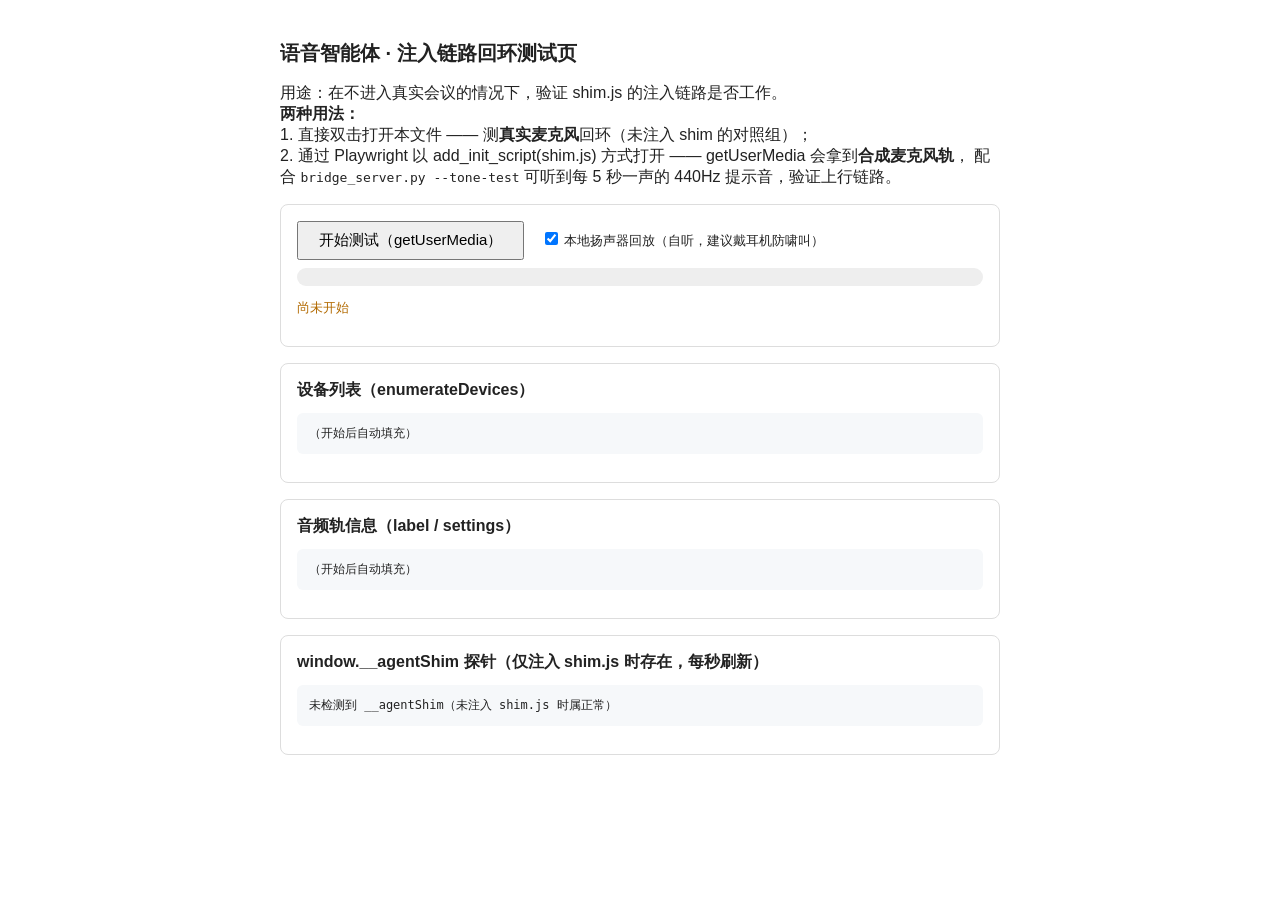
<file: 02-研发实现/test_loopback.html>
<!DOCTYPE html>
<html lang="zh-CN">
<head>
<meta charset="UTF-8">
<title>语音智能体 · 注入链路回环测试</title>
<style>
  body { font-family: -apple-system, "PingFang SC", sans-serif; max-width: 720px; margin: 40px auto; padding: 0 16px; color: #222; }
  h1 { font-size: 20px; }
  .card { border: 1px solid #ddd; border-radius: 8px; padding: 16px; margin: 16px 0; }
  button { font-size: 15px; padding: 8px 20px; cursor: pointer; }
  /* 电平表：外层轨道 + 内层填充条 */
  .meter { height: 18px; background: #eee; border-radius: 9px; overflow: hidden; margin-top: 8px; }
  .meter > div { height: 100%; width: 0%; background: linear-gradient(90deg, #4caf50, #ff9800, #f44336); transition: width 60ms linear; }
  pre { background: #f6f8fa; padding: 12px; border-radius: 6px; font-size: 12px; white-space: pre-wrap; word-break: break-all; }
  .warn { color: #b26a00; font-size: 13px; }
  .ok { color: #2e7d32; }
</style>
</head>
<body>
<h1>语音智能体 · 注入链路回环测试页</h1>
<p>
  用途：在不进入真实会议的情况下，验证 shim.js 的注入链路是否工作。<br>
  <b>两种用法：</b><br>
  1. 直接双击打开本文件 —— 测<b>真实麦克风</b>回环（未注入 shim 的对照组）；<br>
  2. 通过 Playwright 以 add_init_script(shim.js) 方式打开 —— getUserMedia 会拿到<b>合成麦克风轨</b>，
     配合 <code>bridge_server.py --tone-test</code> 可听到每 5 秒一声的 440Hz 提示音，验证上行链路。
</p>

<div class="card">
  <button id="startBtn">开始测试（getUserMedia）</button>
  <label style="margin-left:12px;font-size:13px;">
    <input type="checkbox" id="playbackChk" checked> 本地扬声器回放（自听，建议戴耳机防啸叫）
  </label>
  <div class="meter"><div id="meterFill"></div></div>
  <p class="warn" id="statusLine">尚未开始</p>
</div>

<div class="card">
  <b>设备列表（enumerateDevices）</b>
  <pre id="devicesOut">（开始后自动填充）</pre>
</div>

<div class="card">
  <b>音频轨信息（label / settings）</b>
  <pre id="trackOut">（开始后自动填充）</pre>
</div>

<div class="card">
  <b>window.__agentShim 探针（仅注入 shim.js 时存在，每秒刷新）</b>
  <pre id="shimOut">未检测到 __agentShim（未注入 shim.js 时属正常）</pre>
</div>

<script>
'use strict';

// ---------------- 回环测试主逻辑 ----------------
const startBtn = document.getElementById('startBtn');
const playbackChk = document.getElementById('playbackChk');
const meterFill = document.getElementById('meterFill');
const statusLine = document.getElementById('statusLine');
const devicesOut = document.getElementById('devicesOut');
const trackOut = document.getElementById('trackOut');
const shimOut = document.getElementById('shimOut');

startBtn.addEventListener('click', async () => {
  startBtn.disabled = true;
  try {
    // 1) 申请麦克风。若 shim.js 已注入，这里会返回"合成麦克风轨"
    const stream = await navigator.mediaDevices.getUserMedia({
      audio: {
        echoCancellation: true,
        noiseSuppression: true,
        // 故意指定一个设备，验证 shim 是否"无论什么 deviceId 都返回合成轨"
        deviceId: { ideal: 'agent-mic-01' },
      },
    });

    // 2) 展示设备列表与轨信息
    const devices = await navigator.mediaDevices.enumerateDevices();
    devicesOut.textContent = JSON.stringify(
      devices.map(d => ({ kind: d.kind, deviceId: d.deviceId, label: d.label })), null, 2);
    const track = stream.getAudioTracks()[0];
    trackOut.textContent = JSON.stringify({
      label: track.label, kind: track.kind,
      settings: track.getSettings ? track.getSettings() : null,
    }, null, 2);

    // 3) 回环：源 -> 分析器（电平）->（可选）扬声器
    const ctx = new AudioContext({ sampleRate: 48000 });
    await ctx.resume();
    const src = ctx.createMediaStreamSource(stream);
    const analyser = ctx.createAnalyser();
    analyser.fftSize = 2048;
    src.connect(analyser);
    const gain = ctx.createGain();
    analyser.connect(gain);
    playbackChk.addEventListener('change', () => {
      // 动态接/断扬声器，避免不勾时还出声
      try { gain.disconnect(); } catch (e) {}
      if (playbackChk.checked) gain.connect(ctx.destination);
    });
    if (playbackChk.checked) gain.connect(ctx.destination);

    statusLine.textContent = '运行中：轨 label = ' + track.label +
      '（若显示 Microphone (HD Audio Device) 之类虚拟名，说明 shim 已生效）';
    statusLine.className = 'ok';

    // 4) 实时电平表：每帧取时域数据算 RMS
    const buf = new Float32Array(analyser.fftSize);
    (function drawMeter() {
      analyser.getFloatTimeDomainData(buf);
      let sum = 0;
      for (let i = 0; i < buf.length; i++) sum += buf[i] * buf[i];
      const rms = Math.sqrt(sum / buf.length);
      meterFill.style.width = Math.min(100, rms * 300).toFixed(1) + '%';
      requestAnimationFrame(drawMeter);
    })();
  } catch (err) {
    statusLine.textContent = '失败：' + err.name + ' - ' + err.message;
    startBtn.disabled = false;
  }
});

// ---------------- __agentShim 探针展示（每秒刷新） ----------------
setInterval(() => {
  if (window.__agentShim) {
    shimOut.textContent = JSON.stringify(window.__agentShim, null, 2);
  }
}, 1000);
</script>
</body>
</html>
</file>
